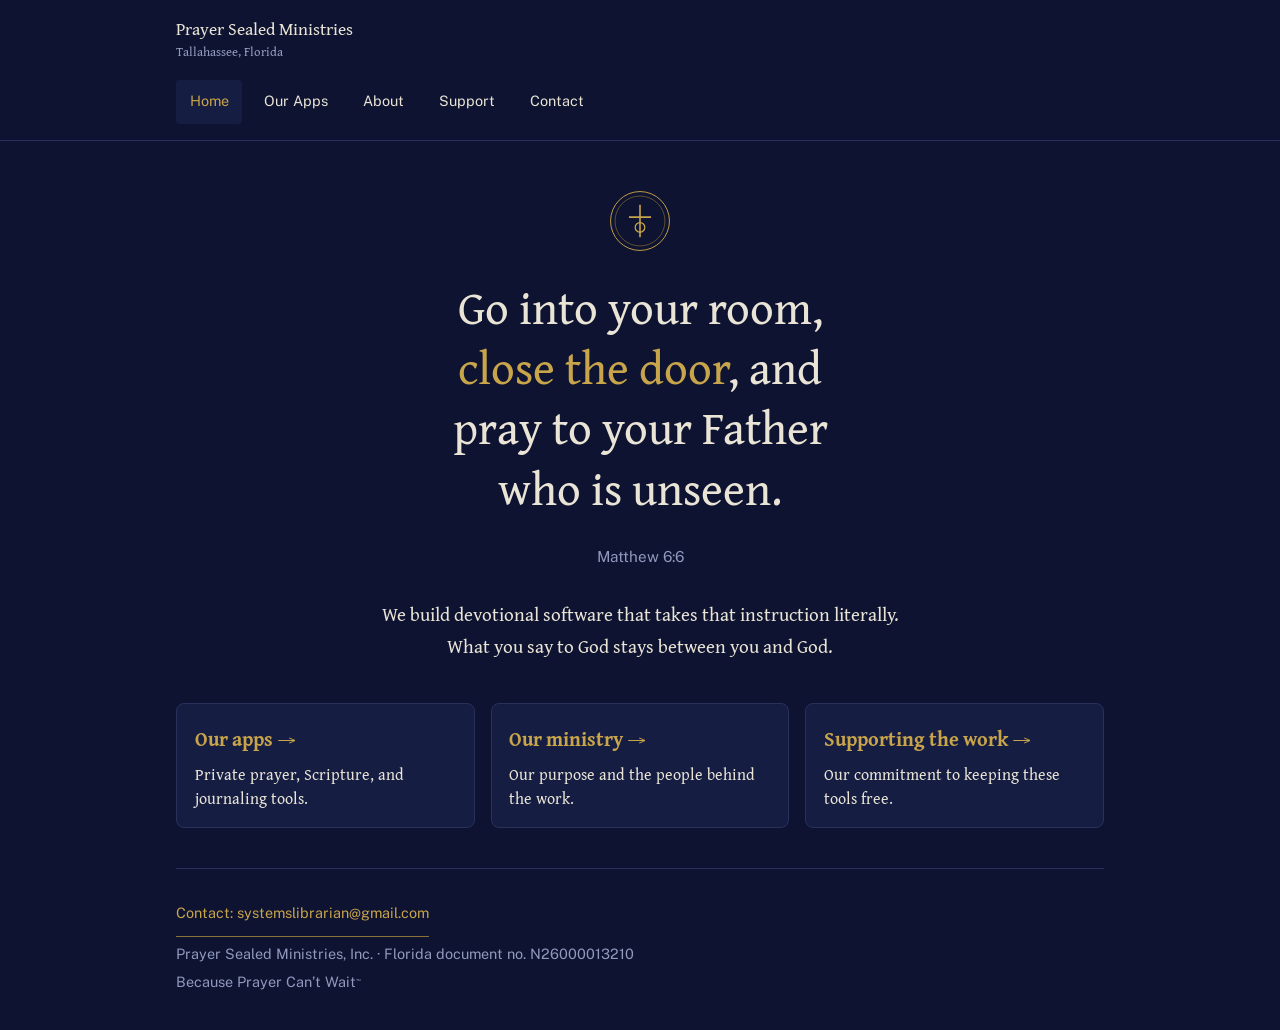
<file: index.html>
<!doctype html>
<html lang="en">
<head>
<meta charset="utf-8">
<meta name="viewport" content="width=device-width, initial-scale=1">
<title>Prayer Sealed Ministries</title>
<meta name="description" content="Prayer Sealed Ministries expands access to Christian prayer through free, privacy-preserving digital tools. Prayer Sealed is in private beta, with public launch planned for December 2026.">
<link rel="icon" href="/favicon.ico" sizes="16x16 32x32 48x48">
<link rel="icon" href="/icon-192.png" type="image/png" sizes="192x192">
<link rel="apple-touch-icon" href="/apple-touch-icon.png">
<link rel="manifest" href="/site.webmanifest">
<meta name="theme-color" content="#0D1330">
<link rel="preconnect" href="https://fonts.googleapis.com">
<link rel="preconnect" href="https://fonts.gstatic.com" crossorigin>
<link href="https://fonts.googleapis.com/css2?family=Gentium+Book+Plus:ital,wght@0,400;0,700;1,400&family=Public+Sans:wght@400;500&display=swap" rel="stylesheet">
<link rel="stylesheet" href="/styles.css">
<script src="/navigation.js" defer></script>
</head>
<body>
<a class="skip" href="#main">Skip to content</a>
<header class="site-header"><div class="wrap"><div class="header-row"><a class="brand" href="/">Prayer Sealed Ministries<small>Tallahassee, Florida</small></a><button class="menu-toggle" type="button" aria-expanded="false" aria-controls="site-navigation"><span class="menu-icon" aria-hidden="true"></span> Menu</button></div><nav class="site-nav" id="site-navigation" aria-label="Main navigation"><a href="/" aria-current="page">Home</a><a href="/apps.html">Our Apps</a><a href="/about.html">About</a><a href="/support.html">Support</a><a href="mailto:systemslibrarian@gmail.com">Contact</a></nav></div></header>
<main id="main"><div class="wrap">  <section class="hero">
    <svg class="seal" viewBox="0 0 100 100" role="img" aria-label="A wax seal">
      <circle cx="50" cy="50" r="46" fill="none" stroke="#C8A44B" stroke-width="1.5"/>
      <circle cx="50" cy="50" r="39" fill="none" stroke="#8A7334" stroke-width="1"/>
      <path d="M50 26v48M34 44h32" stroke="#C8A44B" stroke-width="2.5" stroke-linecap="square"/>
      <circle cx="50" cy="60" r="7.5" fill="none" stroke="#C8A44B" stroke-width="2"/>
    </svg>

    <h1 class="verse">
      Go into your room, <span class="shut">close the door</span>,
      and pray to your Father who is unseen.
    </h1>
    <p class="cite">Matthew 6:6</p>

    <p class="stand">
      We build devotional software that takes that instruction literally.
      What you say to God stays between you and God.
    </p>
  </section><nav class="home-links" aria-label="Explore the ministry"><a class="home-link" href="/apps.html"><strong>Our apps →</strong><span>Private prayer, Scripture, and journaling tools.</span></a><a class="home-link" href="/about.html"><strong>Our ministry →</strong><span>Our purpose and the people behind the work.</span></a><a class="home-link" href="/support.html"><strong>Supporting the work →</strong><span>Our commitment to keeping these tools free.</span></a></nav></div></main>
<div class="wrap">  <footer>
    <p><a href="mailto:systemslibrarian@gmail.com">Contact: systemslibrarian@gmail.com</a></p>
    <p>Prayer Sealed Ministries, Inc. · Florida document no. N26000013210</p>
    <p>Because Prayer Can’t Wait<span class="tm">™</span></p>
  </footer></div>
</body>
</html>
</file>
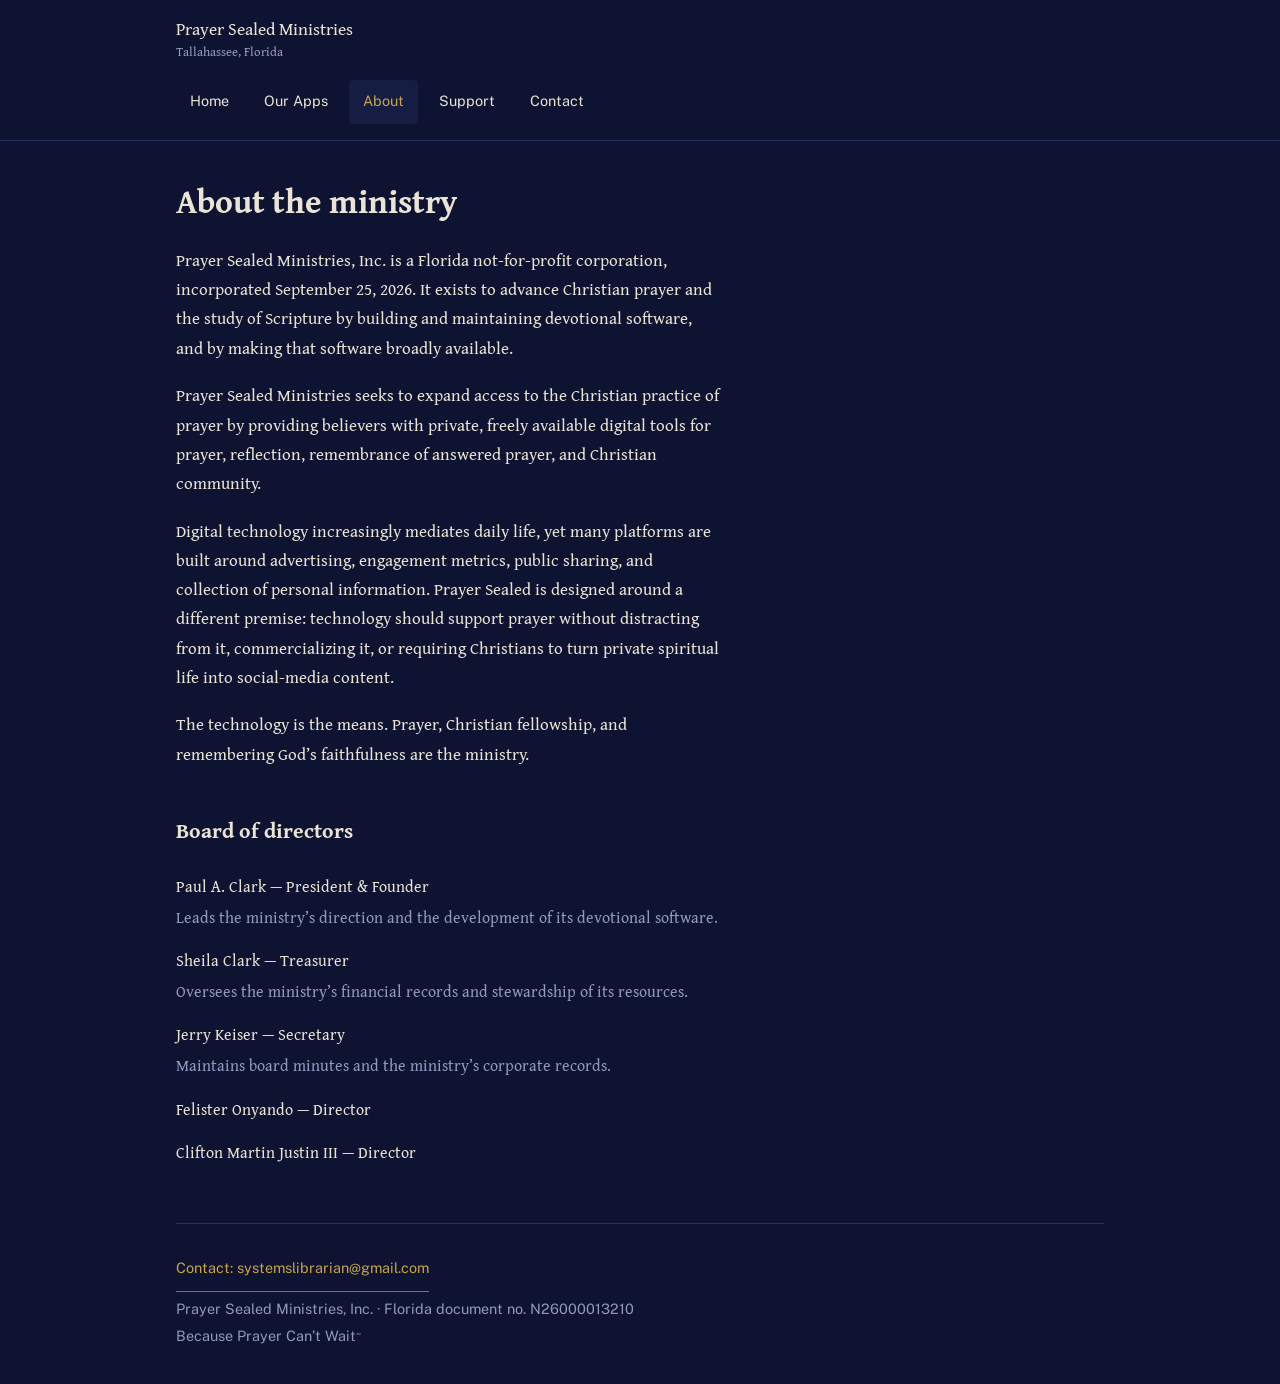
<file: about.html>
<!doctype html>
<html lang="en">
<head>
<meta charset="utf-8">
<meta name="viewport" content="width=device-width, initial-scale=1">
<title>About · Prayer Sealed Ministries</title>
<meta name="description" content="Prayer Sealed Ministries expands access to Christian prayer through free, privacy-preserving digital tools. Prayer Sealed is in private beta, with public launch planned for December 2026.">
<link rel="icon" href="/favicon.ico" sizes="16x16 32x32 48x48">
<link rel="icon" href="/icon-192.png" type="image/png" sizes="192x192">
<link rel="apple-touch-icon" href="/apple-touch-icon.png">
<link rel="manifest" href="/site.webmanifest">
<meta name="theme-color" content="#0D1330">
<link rel="preconnect" href="https://fonts.googleapis.com">
<link rel="preconnect" href="https://fonts.gstatic.com" crossorigin>
<link href="https://fonts.googleapis.com/css2?family=Gentium+Book+Plus:ital,wght@0,400;0,700;1,400&family=Public+Sans:wght@400;500&display=swap" rel="stylesheet">
<link rel="stylesheet" href="/styles.css">
<script src="/navigation.js" defer></script>
</head>
<body>
<a class="skip" href="#main">Skip to content</a>
<header class="site-header"><div class="wrap"><div class="header-row"><a class="brand" href="/">Prayer Sealed Ministries<small>Tallahassee, Florida</small></a><button class="menu-toggle" type="button" aria-expanded="false" aria-controls="site-navigation"><span class="menu-icon" aria-hidden="true"></span> Menu</button></div><nav class="site-nav" id="site-navigation" aria-label="Main navigation"><a href="/">Home</a><a href="/apps.html">Our Apps</a><a href="/about.html" aria-current="page">About</a><a href="/support.html">Support</a><a href="mailto:systemslibrarian@gmail.com">Contact</a></nav></div></header>
<main id="main"><div class="wrap"><section class="about">
    <h1 class="page-title">About the ministry</h1>
    <p>
      Prayer Sealed Ministries, Inc. is a Florida not-for-profit corporation,
      incorporated September 25, 2026. It exists to advance Christian prayer
      and the study of Scripture by building and maintaining devotional
      software, and by making that software broadly available.
    </p>
    <p>
      Prayer Sealed Ministries seeks to expand access to the Christian practice
      of prayer by providing believers with private, freely available digital
      tools for prayer, reflection, remembrance of answered prayer, and Christian
      community.
    </p>
    <p>
      Digital technology increasingly mediates daily life, yet many platforms
      are built around advertising, engagement metrics, public sharing, and
      collection of personal information. Prayer Sealed is designed around a
      different premise: technology should support prayer without distracting
      from it, commercializing it, or requiring Christians to turn private
      spiritual life into social-media content.
    </p>
    <p>
      The technology is the means. Prayer, Christian fellowship, and remembering
      God’s faithfulness are the ministry.
    </p>

    <h2 style="margin-top:2.75rem">Board of directors</h2>
    <ul class="board">
      <li>
        <span class="role">Paul A. Clark — President &amp; Founder</span>
        <span class="bio">Leads the ministry’s direction and the development of its devotional software.</span>
      </li>
      <li>
        <span class="role">Sheila Clark — Treasurer</span>
        <span class="bio">Oversees the ministry’s financial records and stewardship of its resources.</span>
      </li>
      <li>
        <span class="role">Jerry Keiser — Secretary</span>
        <span class="bio">Maintains board minutes and the ministry’s corporate records.</span>
      </li>
      <li><span class="role">Felister Onyando — Director</span></li>
      <li><span class="role">Clifton Martin Justin III — Director</span></li>
    </ul>
</section></div></main>
<div class="wrap">  <footer>
    <p><a href="mailto:systemslibrarian@gmail.com">Contact: systemslibrarian@gmail.com</a></p>
    <p>Prayer Sealed Ministries, Inc. · Florida document no. N26000013210</p>
    <p>Because Prayer Can’t Wait<span class="tm">™</span></p>
  </footer></div>
</body>
</html>
</file>
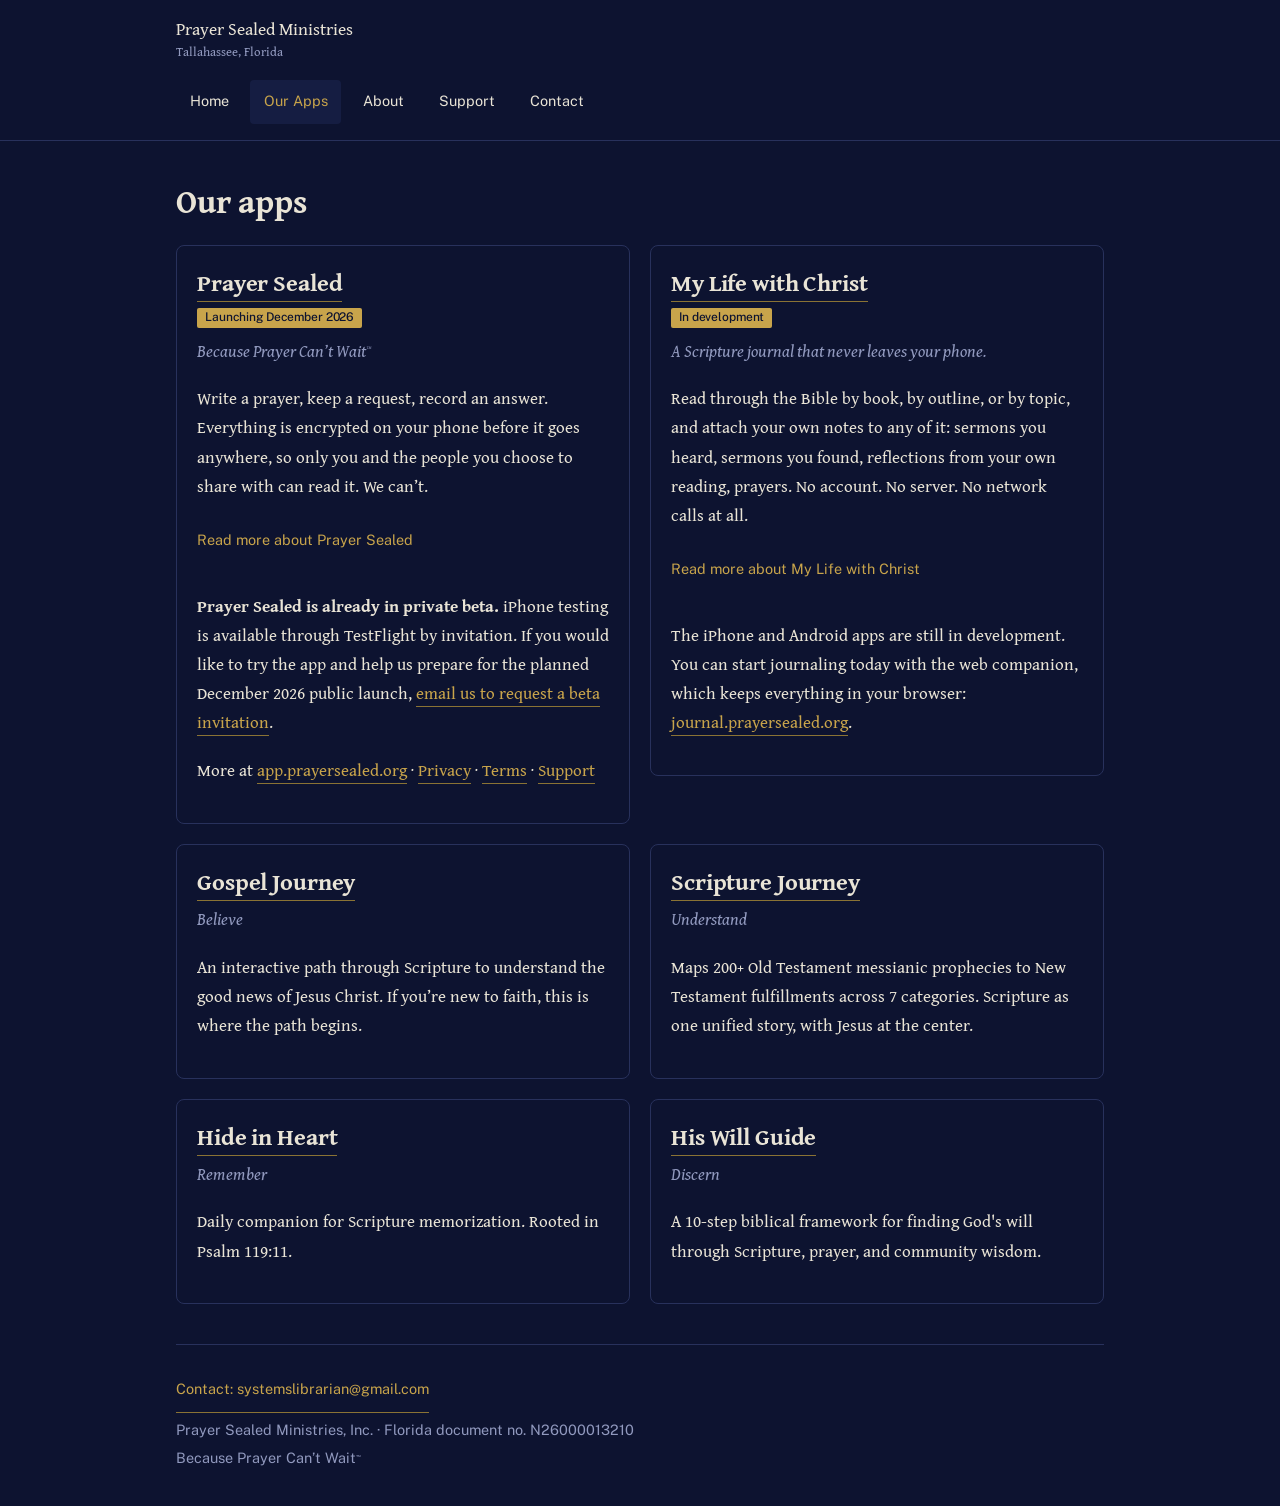
<file: apps.html>
<!doctype html>
<html lang="en">
<head>
<meta charset="utf-8">
<meta name="viewport" content="width=device-width, initial-scale=1">
<title>Our Apps · Prayer Sealed Ministries</title>
<meta name="description" content="Prayer Sealed Ministries expands access to Christian prayer through free, privacy-preserving digital tools. Prayer Sealed is in private beta, with public launch planned for December 2026.">
<link rel="icon" href="/favicon.ico" sizes="16x16 32x32 48x48">
<link rel="icon" href="/icon-192.png" type="image/png" sizes="192x192">
<link rel="apple-touch-icon" href="/apple-touch-icon.png">
<link rel="manifest" href="/site.webmanifest">
<meta name="theme-color" content="#0D1330">
<link rel="preconnect" href="https://fonts.googleapis.com">
<link rel="preconnect" href="https://fonts.gstatic.com" crossorigin>
<link href="https://fonts.googleapis.com/css2?family=Gentium+Book+Plus:ital,wght@0,400;0,700;1,400&family=Public+Sans:wght@400;500&display=swap" rel="stylesheet">
<link rel="stylesheet" href="/styles.css">
<script src="/navigation.js" defer></script>
</head>
<body>
<a class="skip" href="#main">Skip to content</a>
<header class="site-header"><div class="wrap"><div class="header-row"><a class="brand" href="/">Prayer Sealed Ministries<small>Tallahassee, Florida</small></a><button class="menu-toggle" type="button" aria-expanded="false" aria-controls="site-navigation"><span class="menu-icon" aria-hidden="true"></span> Menu</button></div><nav class="site-nav" id="site-navigation" aria-label="Main navigation"><a href="/">Home</a><a href="/apps.html" aria-current="page">Our Apps</a><a href="/about.html">About</a><a href="/support.html">Support</a><a href="mailto:systemslibrarian@gmail.com">Contact</a></nav></div></header>
<main id="main"><div class="wrap"><section class="apps"><h1 class="page-title">Our apps</h1><div class="apps-grid">
    <article class="app">
      <h2><a href="https://app.prayersealed.org/">Prayer Sealed</a> <span class="soon">Launching December 2026</span></h2>
      <p class="what">Because Prayer Can’t Wait<span class="tm">™</span></p>
      <p>
        Write a prayer, keep a request, record an answer. Everything is
        encrypted on your phone before it goes anywhere, so only you and
        the people you choose to share with can read it. We can’t.
      </p>
      <details class="more">
        <summary><span class="read">Read more about Prayer Sealed</span><span class="less">Show less</span></summary>
        <p>
          Prayer Sealed is being built to remain free to use, without advertising
          and without selling users’ personal information. It is designed to help
          believers pray for others, remember answered prayer, reflect on God’s
          faithfulness, and participate in prayer with Christian community.
        </p>
        <ul class="plain">
          <li>End-to-end encryption, built on post-quantum cryptography</li>
          <li>Share a request with a prayer partner or a group</li>
          <li>Keep a record of prayers answered</li>
        </ul>
      </details>
      <p style="margin-top:1.75rem">
        <strong>Prayer Sealed is already in private beta.</strong> iPhone testing
        is available through TestFlight by invitation. If you would like to try
        the app and help us prepare for the planned December 2026 public launch,
        <a href="mailto:systemslibrarian@gmail.com?subject=Prayer%20Sealed%20beta%20invitation">email us to request a beta invitation</a>.
      </p>
      <p>
        More at <a href="https://app.prayersealed.org/">app.prayersealed.org</a> ·
        <a href="https://app.prayersealed.org/privacy">Privacy</a> ·
        <a href="https://app.prayersealed.org/terms">Terms</a> ·
        <a href="https://app.prayersealed.org/support">Support</a>
      </p>
    </article>

    <article class="app" id="my-life-with-christ">
      <h2><a href="https://journal.prayersealed.org/">My Life with Christ</a> <span class="soon">In development</span></h2>
      <p class="what">A Scripture journal that never leaves your phone.</p>
      <p>
        Read through the Bible by book, by outline, or by topic, and attach
        your own notes to any of it: sermons you heard, sermons you found,
        reflections from your own reading, prayers. No account. No server.
        No network calls at all.
      </p>
      <details class="more">
        <summary><span class="read">Read more about My Life with Christ</span><span class="less">Show less</span></summary>
        <ul class="plain">
          <li>Browse Scripture three ways</li>
          <li>Attach sermon notes, reflections, and prayers to any passage</li>
          <li>Your journal stays on your device</li>
        </ul>
      </details>
      <p style="margin-top:1.75rem">
        The iPhone and Android apps are still in development. You can start
        journaling today with the web companion, which keeps everything in
        your browser:
        <a href="https://journal.prayersealed.org/">journal.prayersealed.org</a>.
      </p>
    </article>

    <article class="app">
      <h2><a href="https://gospel.prayersealed.org/">Gospel Journey</a></h2>
      <p class="what">Believe</p>
      <p>
        An interactive path through Scripture to understand the good news of
        Jesus Christ. If you’re new to faith, this is where the path begins.
      </p>
    </article>

    <article class="app">
      <h2><a href="https://scripture.prayersealed.org/">Scripture Journey</a></h2>
      <p class="what">Understand</p>
      <p>
        Maps 200+ Old Testament messianic prophecies to New Testament fulfillments
        across 7 categories. Scripture as one unified story, with Jesus at the center.
      </p>
    </article>

    <article class="app">
      <h2><a href="https://heart.prayersealed.org/">Hide in Heart</a></h2>
      <p class="what">Remember</p>
      <p>
        Daily companion for Scripture memorization. Rooted in Psalm 119:11.
      </p>
    </article>

    <article class="app">
      <h2><a href="https://guide.prayersealed.org/">His Will Guide</a></h2>
      <p class="what">Discern</p>
      <p>
        A 10-step biblical framework for finding God's will through Scripture,
        prayer, and community wisdom.
      </p>
    </article>
</div></section></div></main>
<div class="wrap">  <footer>
    <p><a href="mailto:systemslibrarian@gmail.com">Contact: systemslibrarian@gmail.com</a></p>
    <p>Prayer Sealed Ministries, Inc. · Florida document no. N26000013210</p>
    <p>Because Prayer Can’t Wait<span class="tm">™</span></p>
  </footer></div>
</body>
</html>
</file>
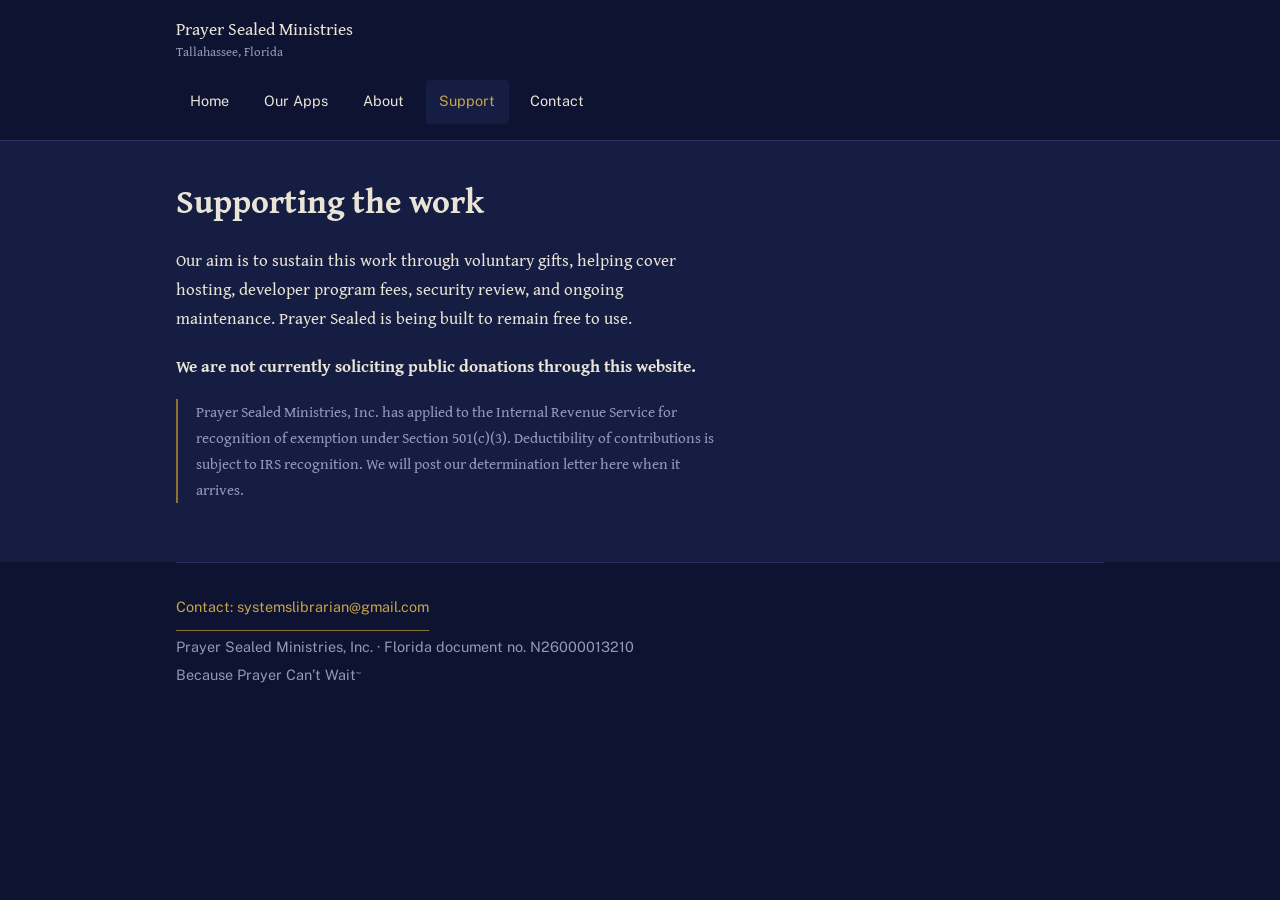
<file: support.html>
<!doctype html>
<html lang="en">
<head>
<meta charset="utf-8">
<meta name="viewport" content="width=device-width, initial-scale=1">
<title>Support · Prayer Sealed Ministries</title>
<meta name="description" content="Prayer Sealed Ministries expands access to Christian prayer through free, privacy-preserving digital tools. Prayer Sealed is in private beta, with public launch planned for December 2026.">
<link rel="icon" href="/favicon.ico" sizes="16x16 32x32 48x48">
<link rel="icon" href="/icon-192.png" type="image/png" sizes="192x192">
<link rel="apple-touch-icon" href="/apple-touch-icon.png">
<link rel="manifest" href="/site.webmanifest">
<meta name="theme-color" content="#0D1330">
<link rel="preconnect" href="https://fonts.googleapis.com">
<link rel="preconnect" href="https://fonts.gstatic.com" crossorigin>
<link href="https://fonts.googleapis.com/css2?family=Gentium+Book+Plus:ital,wght@0,400;0,700;1,400&family=Public+Sans:wght@400;500&display=swap" rel="stylesheet">
<link rel="stylesheet" href="/styles.css">
<script src="/navigation.js" defer></script>
</head>
<body>
<a class="skip" href="#main">Skip to content</a>
<header class="site-header"><div class="wrap"><div class="header-row"><a class="brand" href="/">Prayer Sealed Ministries<small>Tallahassee, Florida</small></a><button class="menu-toggle" type="button" aria-expanded="false" aria-controls="site-navigation"><span class="menu-icon" aria-hidden="true"></span> Menu</button></div><nav class="site-nav" id="site-navigation" aria-label="Main navigation"><a href="/">Home</a><a href="/apps.html">Our Apps</a><a href="/about.html">About</a><a href="/support.html" aria-current="page">Support</a><a href="mailto:systemslibrarian@gmail.com">Contact</a></nav></div></header>
<main id="main"><section class="give">
  <div class="wrap">
    <h1 class="page-title">Supporting the work</h1>
    <p>
      Our aim is to sustain this work through voluntary gifts, helping cover
      hosting, developer program fees, security review, and ongoing maintenance.
      Prayer Sealed is being built to remain free to use.
    </p>
    <p>
      <strong>We are not currently soliciting public donations through this website.</strong>
    </p>
    <p class="pending">
      Prayer Sealed Ministries, Inc. has applied to the Internal Revenue
      Service for recognition of exemption under Section 501(c)(3).
      Deductibility of contributions is subject to IRS recognition. We will
      post our determination letter here when it arrives.
    </p>
  </div>
</section></main>
<div class="wrap">  <footer>
    <p><a href="mailto:systemslibrarian@gmail.com">Contact: systemslibrarian@gmail.com</a></p>
    <p>Prayer Sealed Ministries, Inc. · Florida document no. N26000013210</p>
    <p>Because Prayer Can’t Wait<span class="tm">™</span></p>
  </footer></div>
</body>
</html>
</file>
<file: styles.css>
:root{
    --night:#0D1330;
    --night-2:#151D42;
    --gilt:#C8A44B;
    --gilt-dim:#8A7334;
    --parchment:#E9E4D6;
    --muted:#9199BE;
    --rule:#28315C;
    --measure:34rem;
  }
  *{box-sizing:border-box}
  html{-webkit-text-size-adjust:100%}
  body{
    margin:0;
    background:var(--night);
    color:var(--parchment);
    font-family:"Gentium Book Plus",Georgia,serif;
    font-size:1.0625rem;
    line-height:1.72;
  }
  .wrap{max-width:62rem;margin:0 auto;padding:0 2rem}
  @media (max-width:40rem){ .wrap{padding:0 1.35rem} }

  a{color:var(--gilt);text-decoration:none;border-bottom:1px solid var(--gilt-dim);padding-bottom:1px}
  a:hover{border-bottom-color:var(--gilt)}
  a:focus-visible{outline:2px solid var(--gilt);outline-offset:3px;border-radius:2px}

  /* trademark mark: borrow the serif glyph, set it as a true superscript */
  .tm{
    font-family:"Gentium Book Plus",Georgia,serif;
    font-size:.58em;
    vertical-align:.42em;
    letter-spacing:.02em;
  }

  /* ---- masthead ---- */
  .masthead{padding:2.25rem 0 0;display:flex;align-items:baseline;gap:.75rem}
  .masthead .name{
    font-size:1rem;letter-spacing:.01em;color:var(--parchment);
    border:0;
  }
  .masthead .inc{font-size:.9rem;color:var(--muted);font-style:italic}

  /* ---- hero ---- */
  .hero{padding:5.5rem 0 5rem;text-align:center}
  .seal{width:92px;height:92px;margin:0 auto 2.75rem;display:block}
  .verse{
    font-size:clamp(1.65rem,4.6vw,2.9rem);
    line-height:1.3;
    margin:0 auto;
    max-width:21ch;
    font-weight:400;
  }
  .verse .shut{color:var(--gilt)}
  .cite{
    margin:1.6rem 0 0;font-size:.95rem;color:var(--muted);
    font-family:"Public Sans",system-ui,sans-serif;
  }
  .stand{
    margin:3.25rem auto 0;max-width:var(--measure);
    font-size:1.1875rem;color:var(--parchment);
  }

  /* ---- rule ---- */
  .hr{height:1px;background:var(--rule);border:0;margin:0}

  /* ---- apps ---- */
  .apps{padding:4.5rem 0 1rem}
  .app{padding:0 0 4.25rem;max-width:var(--measure)}
  .app h2{
    font-size:1.85rem;font-weight:700;margin:0 0 .35rem;letter-spacing:-.005em;
  }
  /* ---- app links under the masthead ---- */
  .appnav{
    display:flex;flex-wrap:wrap;gap:.4rem 1.35rem;padding:1.1rem 0 0;
    font-family:"Public Sans",system-ui,sans-serif;font-size:.9rem;
  }
  .appnav a{color:var(--muted);border-bottom:0;padding-bottom:0}
  .appnav a:hover{color:var(--parchment)}

  /* ---- Read more toggle ---- */
  .more{margin:0 0 1.15rem}
  .more summary{
    cursor:pointer;list-style:none;display:inline-block;color:var(--gilt);
    font-family:"Public Sans",system-ui,sans-serif;font-size:.9rem;
  }
  .more summary::-webkit-details-marker{display:none}
  .more summary:focus-visible{outline:2px solid var(--gilt);outline-offset:3px;border-radius:2px}
  .more .less, .more[open] .read{display:none}
  .more[open] .less{display:inline}
  .more[open] summary{margin-bottom:1.15rem}

  .app h2 a{color:inherit;border-bottom-color:var(--gilt-dim)}
  .app h2 a:hover{border-bottom-color:var(--gilt)}
  .app .what{color:var(--muted);font-style:italic;margin:0 0 1.15rem}
  .app p{margin:0 0 1.15rem}
  .plain{margin:0;padding:0;list-style:none}
  .plain li{
    padding-left:1.4rem;position:relative;margin:0 0 .4rem;color:var(--parchment);
  }
  .plain li::before{
    content:"";position:absolute;left:0;top:.72em;
    width:.5rem;height:1px;background:var(--gilt-dim);
  }
  .soon{
    display:inline-block;font-family:"Public Sans",system-ui,sans-serif;
    font-size:.8125rem;color:var(--night);background:var(--gilt);
    padding:.1rem .5rem;border-radius:2px;vertical-align:.22em;margin-left:.5rem;
    font-weight:500;
  }

  /* ---- about ---- */
  .about{padding:4.5rem 0}
  .about h2, .give h2, .contact h2{
    font-size:1.35rem;margin:0 0 1rem;font-weight:700;
  }
  .about p, .give p, .contact p{max-width:var(--measure);margin:0 0 1.15rem}

  .board{
    max-width:var(--measure);margin:1.5rem 0 0;padding:0;list-style:none;
    color:var(--muted);font-size:1rem;
  }
  .board li{margin:0 0 1rem}
  .board .bio{display:block;margin-top:.2rem}
  .board .role{color:var(--parchment)}

  /* ---- give ---- */
  .give{padding:4.5rem 0;background:var(--night-2)}
  .pending{
    max-width:var(--measure);font-size:.95rem;color:var(--muted);
    border-left:2px solid var(--gilt-dim);padding-left:1.1rem;margin:1.75rem 0 0;
  }

  /* ---- contact / footer ---- */
  .contact{padding:4.5rem 0 1rem}
  footer{
    padding:2.5rem 0 3.5rem;color:var(--muted);font-size:.9rem;
    font-family:"Public Sans",system-ui,sans-serif;line-height:1.6;
  }
  footer p{margin:0 0 .3rem;max-width:44rem}

  /* ---- one motion moment: the seal presses, the verse settles ---- */
  @media (prefers-reduced-motion:no-preference){
    .seal{animation:press .9s cubic-bezier(.22,1,.36,1) both}
    .verse{animation:settle .9s .25s cubic-bezier(.22,1,.36,1) both}
    .cite,.stand{animation:settle .9s .45s cubic-bezier(.22,1,.36,1) both}
    @keyframes press{
      from{opacity:0;transform:scale(1.22)}
      to{opacity:1;transform:scale(1)}
    }
    @keyframes settle{
      from{opacity:0;transform:translateY(.5rem)}
      to{opacity:1;transform:none}
    }
  }

/* Shared navigation and compact page layout. */
[hidden]{display:none!important}
.skip{position:absolute;left:1rem;top:-5rem;z-index:5;background:var(--night);padding:.75rem}
.skip:focus{top:1rem}
.site-header{border-bottom:1px solid var(--rule)}
.header-row{display:flex;align-items:center;justify-content:space-between;gap:1rem;padding:1.1rem 0}
.brand{border:0;color:var(--parchment);line-height:1.3;font-size:1.1rem}
.brand small{display:block;color:var(--muted);font-size:.8rem;margin-top:.25rem}
.site-nav{display:flex;gap:.5rem;flex-wrap:wrap;padding-bottom:1rem;font-family:"Public Sans",system-ui,sans-serif;font-size:.9rem}
.site-nav a{display:flex;align-items:center;min-height:44px;padding:.5rem .85rem;border:0;border-radius:4px;color:var(--parchment)}
.site-nav a:hover,.site-nav a[aria-current="page"]{background:var(--night-2);color:var(--gilt)}
.menu-toggle{display:none;align-items:center;gap:.5rem;min-height:44px;padding:.6rem .75rem;border:1px solid var(--rule);border-radius:4px;background:var(--night-2);color:var(--parchment);font:inherit;cursor:pointer}
.menu-icon{width:18px;height:14px;border-top:2px solid currentColor;border-bottom:2px solid currentColor;position:relative}
.menu-icon:after{content:"";position:absolute;left:0;right:0;top:5px;border-top:2px solid currentColor}
button:focus-visible,summary:focus-visible{outline:2px solid var(--gilt);outline-offset:4px}
.hero{padding:3rem 0 2.5rem}
.seal{width:64px;height:64px;margin-bottom:1.5rem}
.stand{margin-top:1.75rem}
.home-links{display:grid;grid-template-columns:repeat(3,minmax(0,1fr));gap:1rem;padding-bottom:2.5rem}
.home-link{display:block;border:1px solid var(--rule);border-radius:8px;padding:1.1rem;background:var(--night-2)}
.home-link strong{display:block;font-size:1.25rem}
.home-link span{display:block;color:var(--parchment);font-size:1rem;line-height:1.5;margin-top:.35rem}
.page-title{font-size:2.1rem;line-height:1.2;margin:0 0 1.5rem}
.apps,.about,.give{padding:2.5rem 0}
.apps-grid{display:grid;grid-template-columns:repeat(2,minmax(0,1fr));gap:1.25rem;align-items:start}
.app{padding:1.25rem;border:1px solid var(--rule);border-radius:8px;min-width:0}
.app h2{font-size:1.5rem;line-height:1.4}
.soon{margin:.5rem 0;display:table;font-size:.75rem}
.more summary{padding:.6rem 0;min-height:44px}
.contact{padding:1.5rem 0 .5rem}
footer{border-top:1px solid var(--rule);padding:1.5rem 0 2rem}
footer a{display:inline-block;min-height:44px;padding-top:.5rem}
p,a{overflow-wrap:anywhere}
@media(max-width:40rem){
 .wrap{padding:0 1rem}
 .js .menu-toggle{display:inline-flex}
 .js .site-nav:not(.is-open){display:none}
 .site-nav{flex-direction:column;gap:.25rem}
 .site-nav a{padding:.65rem .85rem}
 .hero{padding:2rem 0}
 .verse{font-size:1.85rem}
 .stand{font-size:1.0625rem}
 .home-links,.apps-grid{grid-template-columns:1fr}
 .home-links{gap:.65rem}
 .app{padding:1rem}
 .apps,.about,.give{padding:1.75rem 0}
}
</file>
